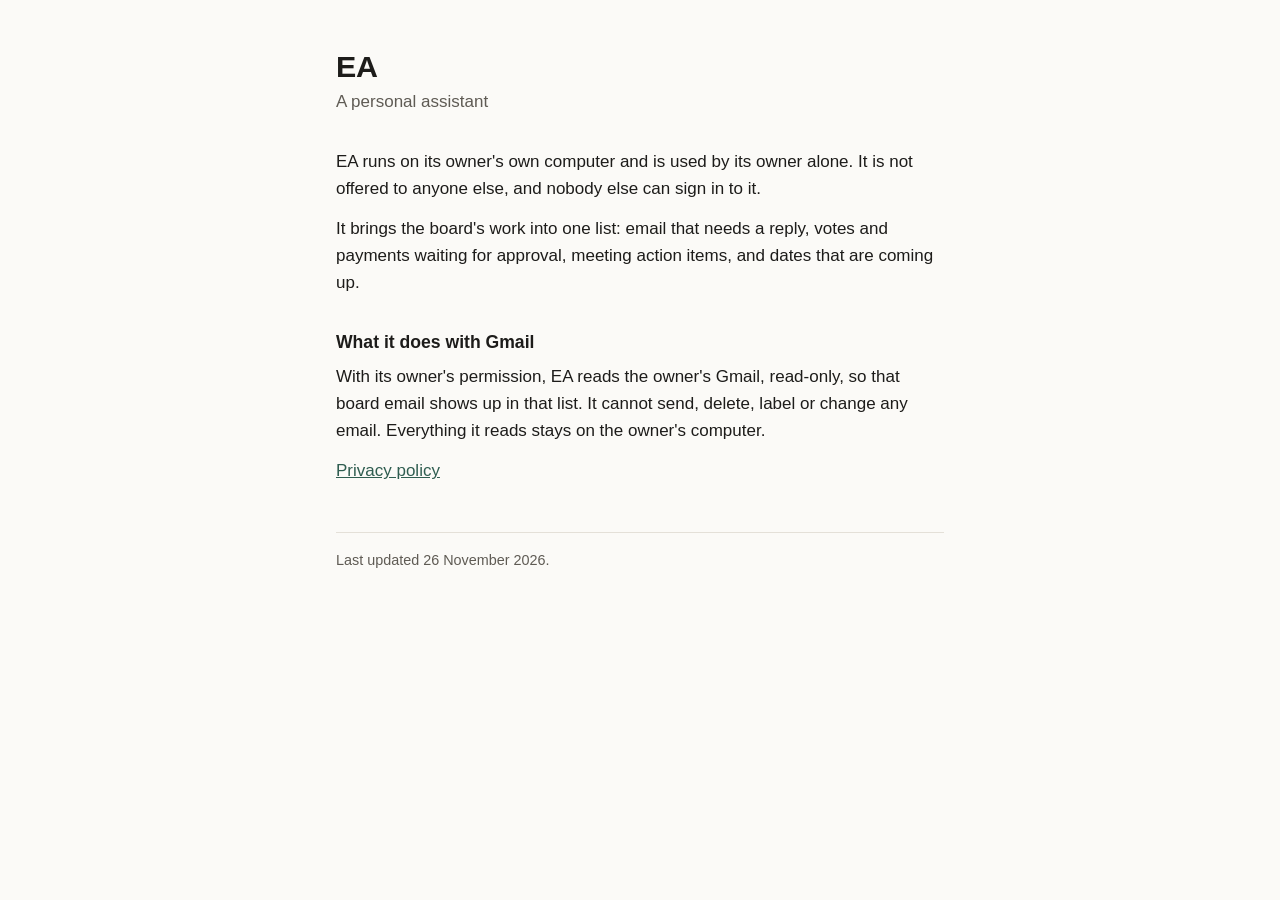
<file: index.html>
<!doctype html>
<html lang="en">
<head>
  <meta charset="utf-8">
  <meta name="viewport" content="width=device-width, initial-scale=1">
  <meta name="robots" content="noindex, nofollow, noarchive">
  <title>EA</title>
  <link rel="stylesheet" href="style.css">
</head>
<body>
<main>
  <h1>EA</h1>
  <p class="lead">A personal assistant</p>

  <p>EA runs on its owner's own computer and is used by its owner alone. It is not offered to
    anyone else, and nobody else can sign in to it.</p>

  <p>It brings the board's work into one list: email that needs a reply, votes and payments
    waiting for approval, meeting action items, and dates that are coming up.</p>

  <h2>What it does with Gmail</h2>
  <p>With its owner's permission, EA reads the owner's Gmail, read-only, so that board email
    shows up in that list. It cannot send, delete, label or change any email. Everything it
    reads stays on the owner's computer.</p>

  <p><a href="privacy.html">Privacy policy</a></p>

  <footer>Last updated 26 November 2026.</footer>
</main>
</body>
</html>
</file>
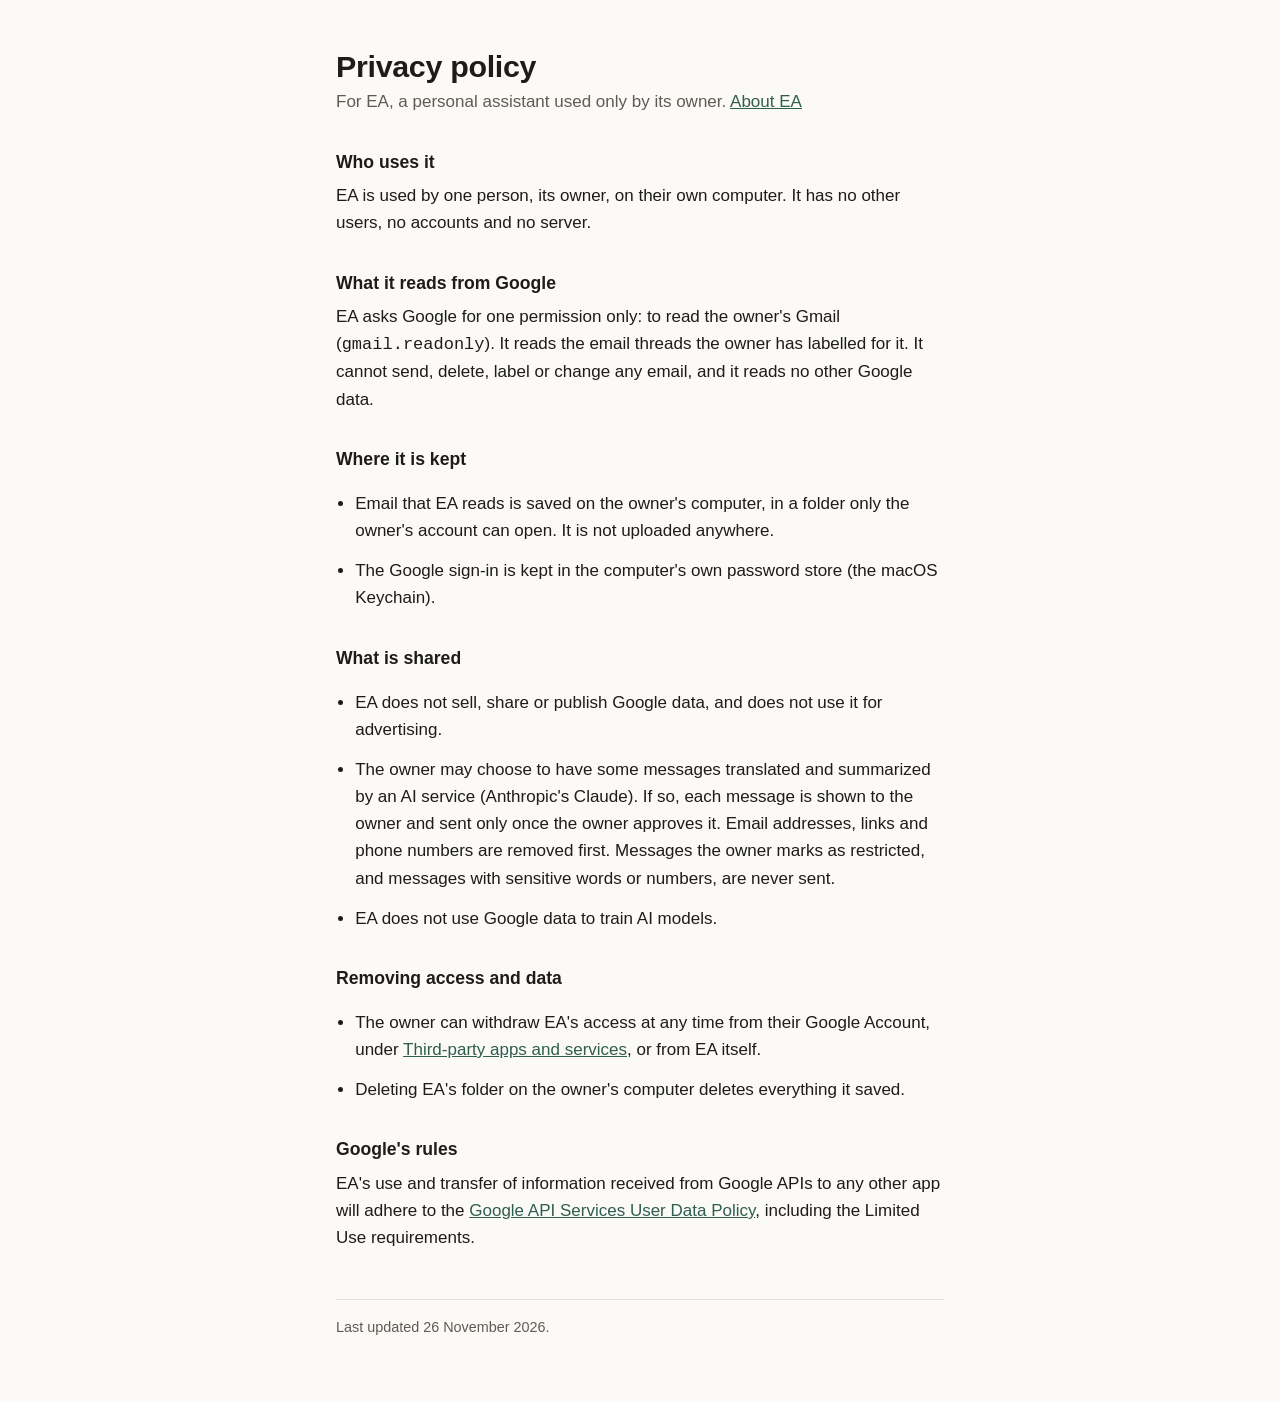
<file: privacy.html>
<!doctype html>
<html lang="en">
<head>
  <meta charset="utf-8">
  <meta name="viewport" content="width=device-width, initial-scale=1">
  <meta name="robots" content="noindex, nofollow, noarchive">
  <title>EA privacy policy</title>
  <link rel="stylesheet" href="style.css">
</head>
<body>
<main>
  <h1>Privacy policy</h1>
  <p class="lead">For EA, a personal assistant used only by its owner. <a href="./">About EA</a></p>

  <h2>Who uses it</h2>
  <p>EA is used by one person, its owner, on their own computer. It has no other users,
    no accounts and no server.</p>

  <h2>What it reads from Google</h2>
  <p>EA asks Google for one permission only: to read the owner's Gmail
    (<code>gmail.readonly</code>). It reads the email threads the owner has labelled for it.
    It cannot send, delete, label or change any email, and it reads no other Google data.</p>

  <h2>Where it is kept</h2>
  <ul>
    <li>Email that EA reads is saved on the owner's computer, in a folder only the owner's
      account can open. It is not uploaded anywhere.</li>
    <li>The Google sign-in is kept in the computer's own password store (the macOS
      Keychain).</li>
  </ul>

  <h2>What is shared</h2>
  <ul>
    <li>EA does not sell, share or publish Google data, and does not use it for advertising.</li>
    <li>The owner may choose to have some messages translated and summarized by an AI service
      (Anthropic's Claude). If so, each message is shown to the owner and sent only once the
      owner approves it. Email addresses, links and phone numbers are removed first.
      Messages the owner marks as restricted, and messages with sensitive words or numbers,
      are never sent.</li>
    <li>EA does not use Google data to train AI models.</li>
  </ul>

  <h2>Removing access and data</h2>
  <ul>
    <li>The owner can withdraw EA's access at any time from their Google Account, under
      <a href="https://myaccount.google.com/permissions">Third-party apps and services</a>,
      or from EA itself.</li>
    <li>Deleting EA's folder on the owner's computer deletes everything it saved.</li>
  </ul>

  <h2>Google's rules</h2>
  <p>EA's use and transfer of information received from Google APIs to any other app will
    adhere to the
    <a href="https://developers.google.com/terms/api-services-user-data-policy">Google API
    Services User Data Policy</a>, including the Limited Use requirements.</p>

  <footer>Last updated 26 November 2026.</footer>
</main>
</body>
</html>
</file>
<file: style.css>
:root {
  --bg: #fbfaf7;
  --ink: #1d1c1a;
  --muted: #5f5b54;
  --line: #e4e0d8;
  --accent: #2f5d50;
}
@media (prefers-color-scheme: dark) {
  :root {
    --bg: #171716;
    --ink: #ecebe7;
    --muted: #a9a59d;
    --line: #2f2e2b;
    --accent: #8fc2b2;
  }
}
* { box-sizing: border-box; }
html { -webkit-text-size-adjust: 100%; }
body {
  margin: 0;
  background: var(--bg);
  color: var(--ink);
  font: 17px/1.6 -apple-system, BlinkMacSystemFont, "Segoe UI", Roboto, sans-serif;
}
main { max-width: 40rem; margin: 0 auto; padding: 3rem 1rem 4rem; }
h1 { font-size: 1.9rem; line-height: 1.2; margin: 0 0 0.25rem; letter-spacing: -0.01em; }
h2 { font-size: 1.1rem; margin: 2rem 0 0.4rem; }
p, li { margin: 0 0 0.8rem; }
ul { padding-left: 1.2rem; }
.lead { color: var(--muted); margin-bottom: 2rem; }
a { color: var(--accent); }
footer { margin-top: 3rem; padding-top: 1rem; border-top: 1px solid var(--line); color: var(--muted); font-size: 0.9rem; }
</file>
